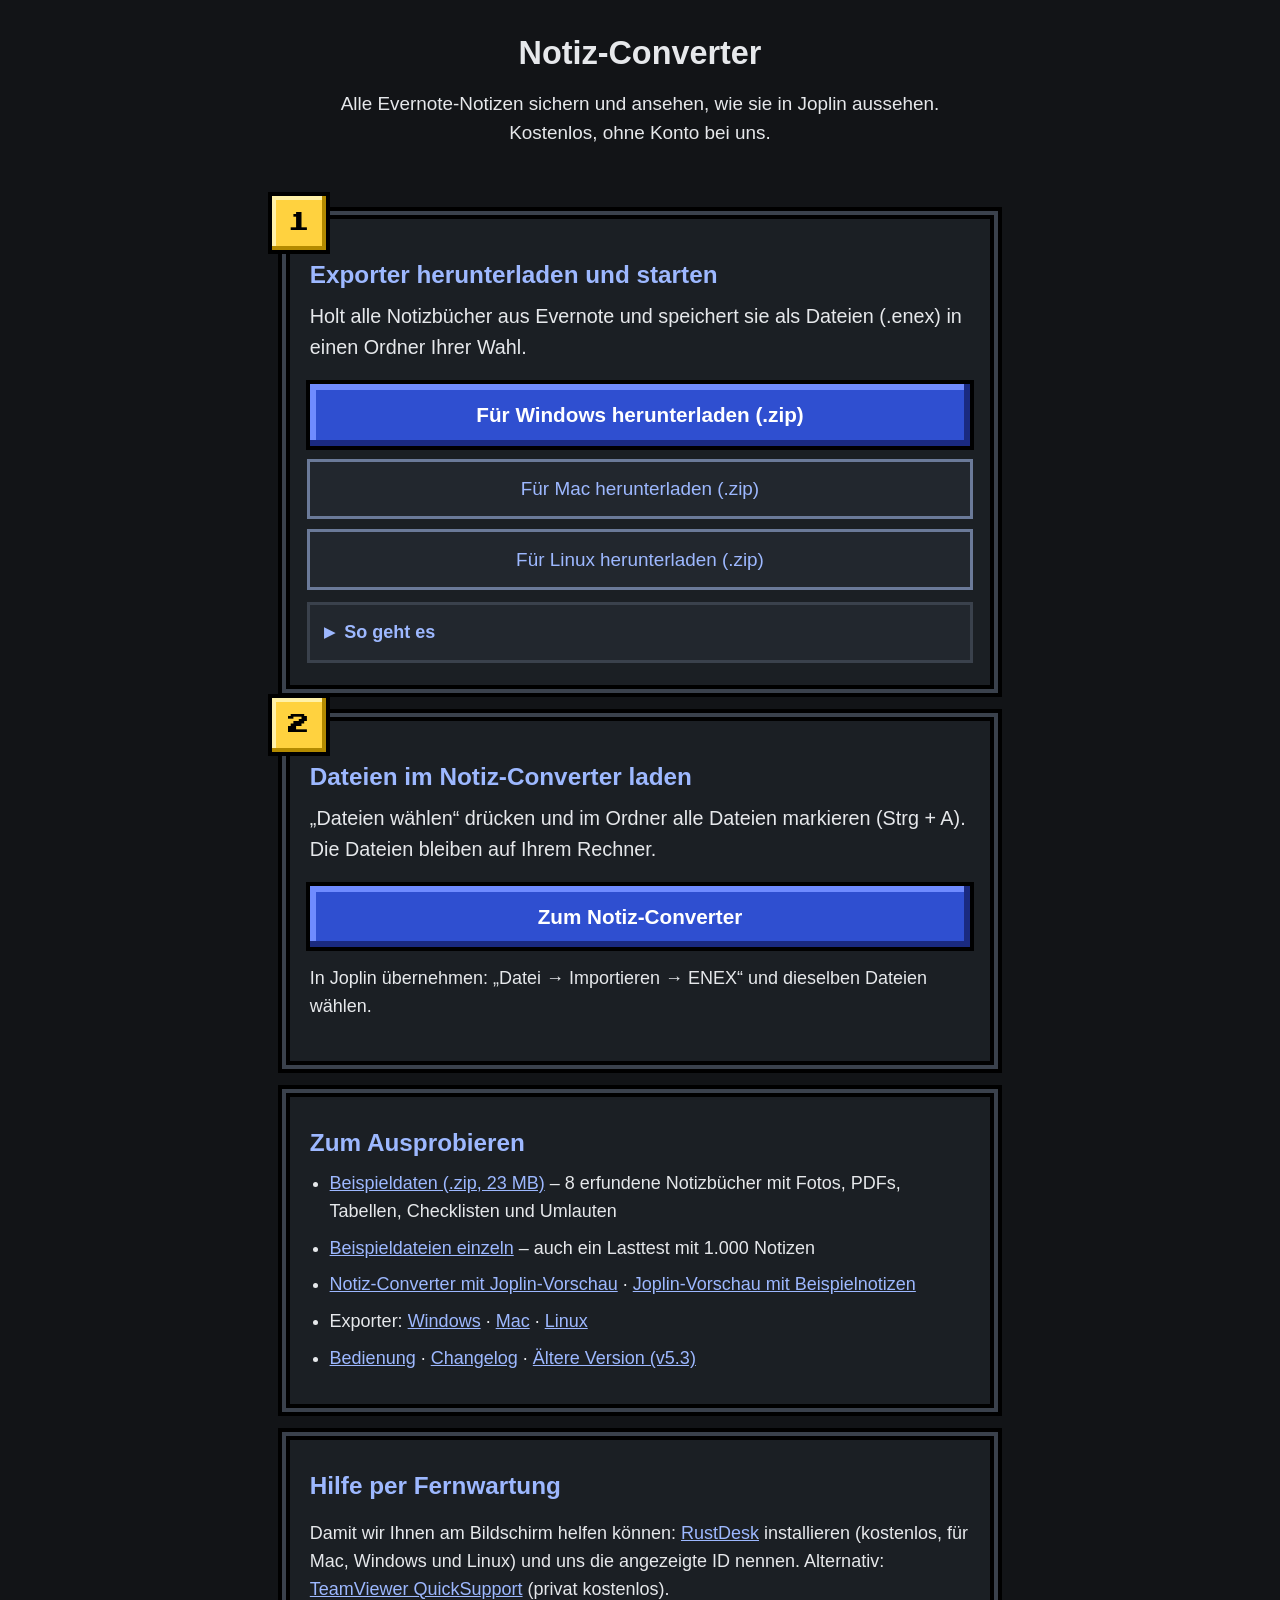
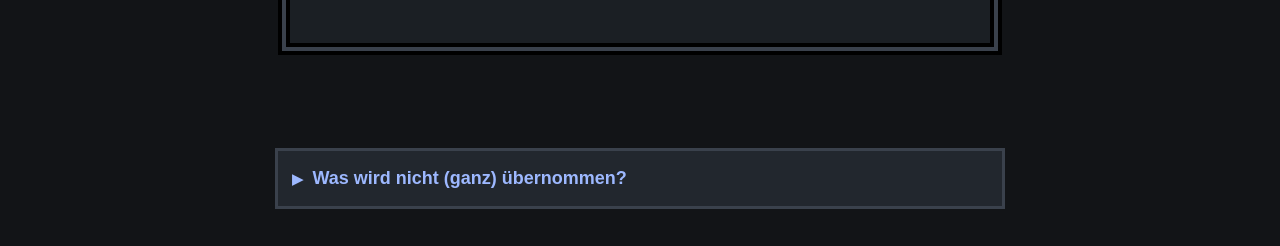
<file: index.html>
<!doctype html>
<html lang="de">
<head>
<meta charset="utf-8">
<meta name="viewport" content="width=device-width, initial-scale=1">
<meta name="robots" content="noindex">
<meta http-equiv="Content-Security-Policy" content="default-src 'self'; img-src 'self' data:; style-src 'self'; script-src 'self'; connect-src 'none'; form-action 'none'">
<title>Notiz-Converter – Evernote nach Joplin</title>
<meta name="application-name" content="Notiz-Converter">
<meta name="color-scheme" content="dark">
<link rel="stylesheet" href="app.css">
</head>
<body>
<header>
  <h1 class="logo">Notiz-<wbr>Converter</h1>
  <p class="sub">Alle Evernote-Notizen sichern und ansehen, wie sie in Joplin aussehen.<br>Kostenlos, ohne Konto bei uns.</p>
</header>
<main>
<section class="step" id="s1">
  <div class="num" aria-hidden="true">1</div>
  <h2>Exporter herunterladen und starten</h2>
  <p class="lead">Holt alle Notizbücher aus Evernote und speichert sie als Dateien (.enex) in einen Ordner Ihrer Wahl.</p>
  <a class="big" href="download/Evernote-Exporter-Windows.zip" download>Für Windows herunterladen (.zip)</a>
  <a class="second" href="download/Evernote-Exporter-Mac.zip" download>Für Mac herunterladen (.zip)</a>
  <a class="second" href="download/Evernote-Exporter-Linux.zip" download>Für Linux herunterladen (.zip)</a>
  <details><summary>So geht es</summary>
    <ol>
      <li>Zip-Datei entpacken. Python 3.10 oder neuer muss installiert sein (kostenlos, python.org).</li>
      <li>Windows: Doppelklick auf „Evernote-Exporter starten.cmd“. Mac: Doppelklick auf „Evernote-Exporter starten.command“ – beim allerersten Mal rechte Maustaste → „Öffnen“ → „Öffnen“. Linux: im Terminal <code>./evernote-exporter.sh</code>.</li>
      <li>Ordner wählen – Enter nimmt den Vorschlag „Evernote-Export“.</li>
      <li>Ist das Evernote-Programm (Windows/Mac) angemeldet, wird diese Anmeldung übernommen. Sonst auf der offiziellen Evernote-Seite anmelden (E-Mail und Passwort, Google oder Apple). Dann mit der rechten Maustaste auf „Return to Evernote“ → „Link kopieren“ → im Fenster einfügen.</li>
      <li>Warten. Macht Evernote eine Pause, geht es von selbst weiter. Am Ende öffnet sich der Ordner.</li>
    </ol>
    <p>Ihr Passwort wird nie gespeichert. Beim nächsten Start werden nur neue Notizen geholt.</p>
  </details>
</section>
<section class="step" id="s2">
  <div class="num" aria-hidden="true">2</div>
  <h2>Dateien im Notiz-Converter laden</h2>
  <p class="lead">„Dateien wählen“ drücken und im Ordner alle Dateien markieren (Strg + A). Die Dateien bleiben auf Ihrem Rechner.</p>
  <a class="big" href="dashboard/">Zum Notiz-Converter</a>
  <p>In Joplin übernehmen: „Datei → Importieren → ENEX“ und dieselben Dateien wählen.</p>
</section>
<section class="step extra" id="ausprobieren">
  <h2>Zum Ausprobieren</h2>
  <ul class="links">
    <li><a href="download/Beispieldaten.zip" download>Beispieldaten (.zip, 23 MB)</a> – 8 erfundene Notizbücher mit Fotos, PDFs, Tabellen, Checklisten und Umlauten</li>
    <li><a href="beispiel-export/">Beispieldateien einzeln</a> – auch ein Lasttest mit 1.000 Notizen</li>
    <li><a href="dashboard/">Notiz-Converter mit Joplin-Vorschau</a> · <a href="joplin-vorschau/">Joplin-Vorschau mit Beispielnotizen</a></li>
    <li>Exporter: <a href="download/Evernote-Exporter-Windows.zip" download>Windows</a> · <a href="download/Evernote-Exporter-Mac.zip" download>Mac</a> · <a href="download/Evernote-Exporter-Linux.zip" download>Linux</a></li>
    <li><a href="https://github.com/zwozwoeins/evernote-backup-demo/blob/main/wiki/Bedienung.md">Bedienung</a> · <a href="https://github.com/zwozwoeins/evernote-backup-demo/blob/main/wiki/Changelog.md">Changelog</a> · <a href="v5/">Ältere Version (v5.3)</a></li>
  </ul>
</section>
<section class="step extra" id="fernwartung">
  <h2>Hilfe per Fernwartung</h2>
  <p>Damit wir Ihnen am Bildschirm helfen können: <a href="https://rustdesk.com/">RustDesk</a> installieren (kostenlos, für Mac, Windows und Linux) und uns die angezeigte ID nennen. Alternativ: <a href="https://www.teamviewer.com/de/download/">TeamViewer QuickSupport</a> (privat kostenlos).</p>
</section>
</main>
<footer>
  <details><summary>Was wird nicht (ganz) übernommen?</summary>
    <ul>
      <li><b>Bilder und Anhänge</b> kommen mit.</li>
      <li><b>Schlagwörter</b> bleiben erhalten.</li>
      <li><b>Nicht übernommen:</b> Text mit Passwortschutz, Erinnerungen, ältere Fassungen einer Notiz.</li>
    </ul>
  </details>
</footer>
</body>
</html>
</file>
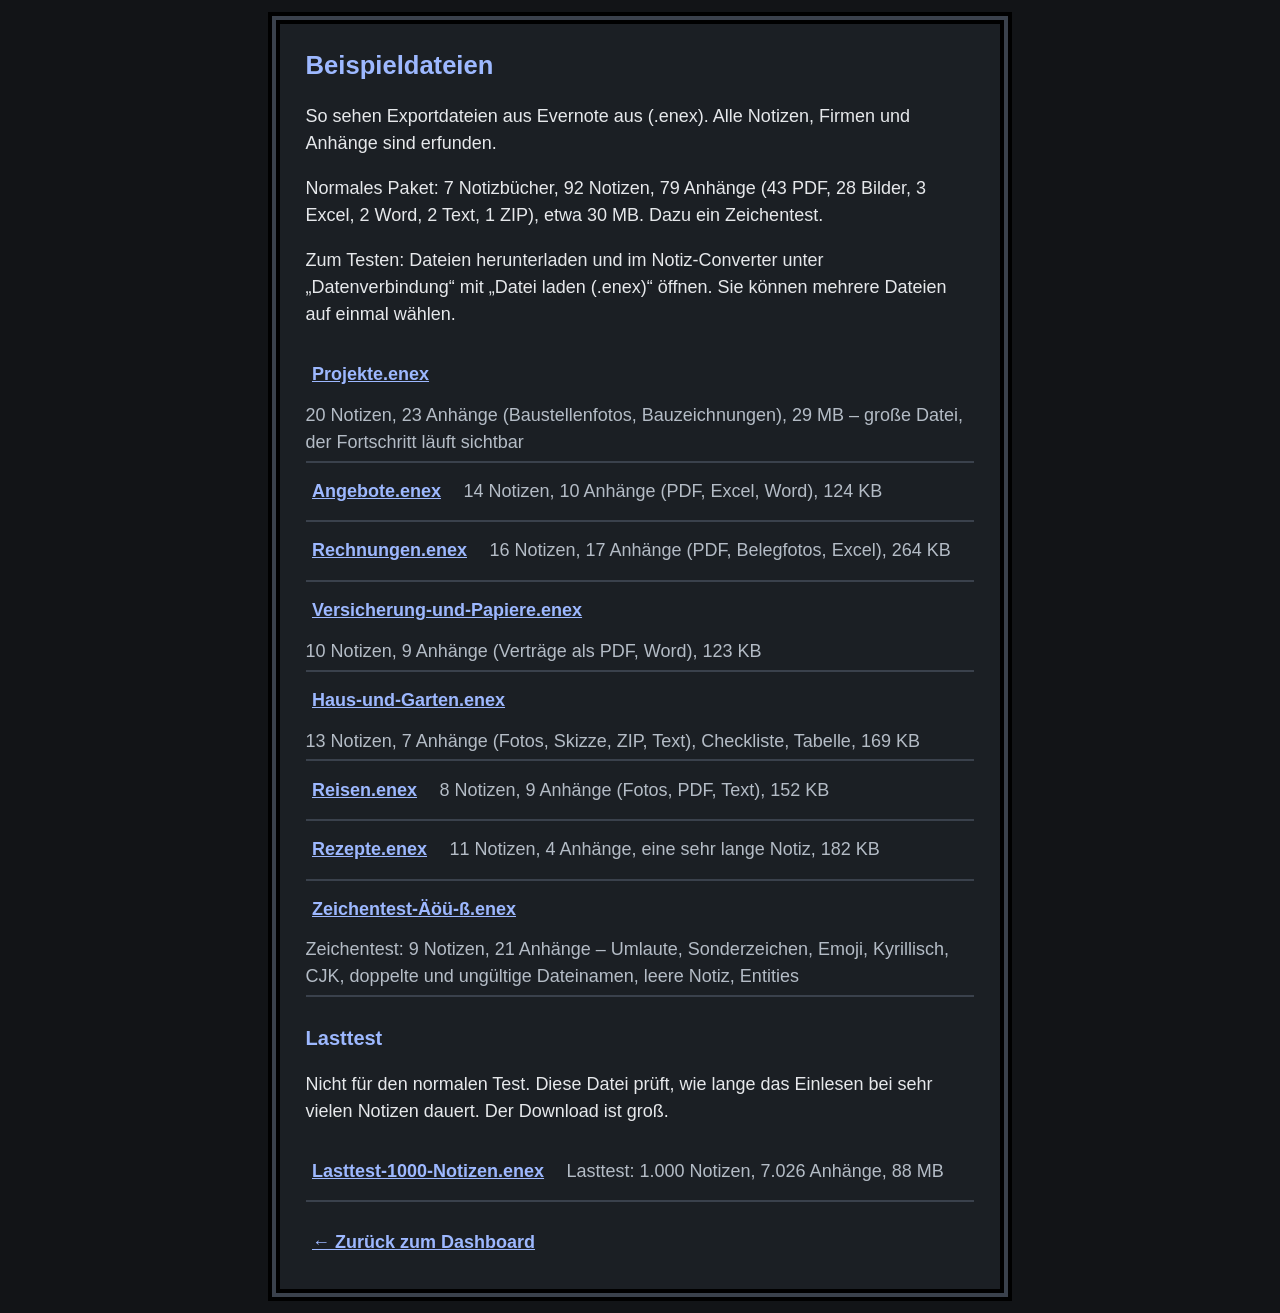
<file: beispiel-export/index.html>
<!doctype html>
<html lang="de">
<head>
<meta charset="utf-8">
<meta name="color-scheme" content="dark">
<meta name="viewport" content="width=device-width, initial-scale=1">
<meta name="robots" content="noindex">
<meta http-equiv="Content-Security-Policy" content="default-src 'self'; style-src 'self'; script-src 'none'; form-action 'none'">
<title>Beispieldateien – Notiz-Converter</title>
<link rel="stylesheet" href="beispiel.css">
</head>
<body>
<main>
  <h1>Beispieldateien</h1>
  <p>So sehen Exportdateien aus Evernote aus (.enex). Alle Notizen, Firmen und Anhänge sind erfunden.</p>
  <p>Normales Paket: 7 Notizbücher, 92 Notizen, 79 Anhänge (43 PDF, 28 Bilder, 3 Excel, 2 Word, 2 Text, 1 ZIP), etwa 30 MB. Dazu ein Zeichentest.</p>
  <p>Zum Testen: Dateien herunterladen und im Notiz-Converter unter „Datenverbindung“ mit „Datei laden (.enex)“ öffnen. Sie können mehrere Dateien auf einmal wählen.</p>
  <ul class="files">
    <li><a href="Projekte.enex" download>Projekte.enex</a> <span>20 Notizen, 23 Anhänge (Baustellenfotos, Bauzeichnungen), 29 MB – große Datei, der Fortschritt läuft sichtbar</span></li>
    <li><a href="Angebote.enex" download>Angebote.enex</a> <span>14 Notizen, 10 Anhänge (PDF, Excel, Word), 124 KB</span></li>
    <li><a href="Rechnungen.enex" download>Rechnungen.enex</a> <span>16 Notizen, 17 Anhänge (PDF, Belegfotos, Excel), 264 KB</span></li>
    <li><a href="Versicherung-und-Papiere.enex" download>Versicherung-und-Papiere.enex</a> <span>10 Notizen, 9 Anhänge (Verträge als PDF, Word), 123 KB</span></li>
    <li><a href="Haus-und-Garten.enex" download>Haus-und-Garten.enex</a> <span>13 Notizen, 7 Anhänge (Fotos, Skizze, ZIP, Text), Checkliste, Tabelle, 169 KB</span></li>
    <li><a href="Reisen.enex" download>Reisen.enex</a> <span>8 Notizen, 9 Anhänge (Fotos, PDF, Text), 152 KB</span></li>
    <li><a href="Rezepte.enex" download>Rezepte.enex</a> <span>11 Notizen, 4 Anhänge, eine sehr lange Notiz, 182 KB</span></li>
    <li><a href="Zeichentest-%C3%84%C3%B6%C3%BC-%C3%9F.enex" download>Zeichentest-Äöü-ß.enex</a> <span>Zeichentest: 9 Notizen, 21 Anhänge – Umlaute, Sonderzeichen, Emoji, Kyrillisch, CJK, doppelte und ungültige Dateinamen, leere Notiz, Entities</span></li>
  </ul>
  <h2>Lasttest</h2>
  <p>Nicht für den normalen Test. Diese Datei prüft, wie lange das Einlesen bei sehr vielen Notizen dauert. Der Download ist groß.</p>
  <ul class="files">
    <li><a href="Lasttest-1000-Notizen.enex" download>Lasttest-1000-Notizen.enex</a> <span>Lasttest: 1.000 Notizen, 7.026 Anhänge, 88 MB</span></li>
  </ul>
  <a class="back" href="../dashboard/">← Zurück zum Dashboard</a>
</main>
</body>
</html>
</file>
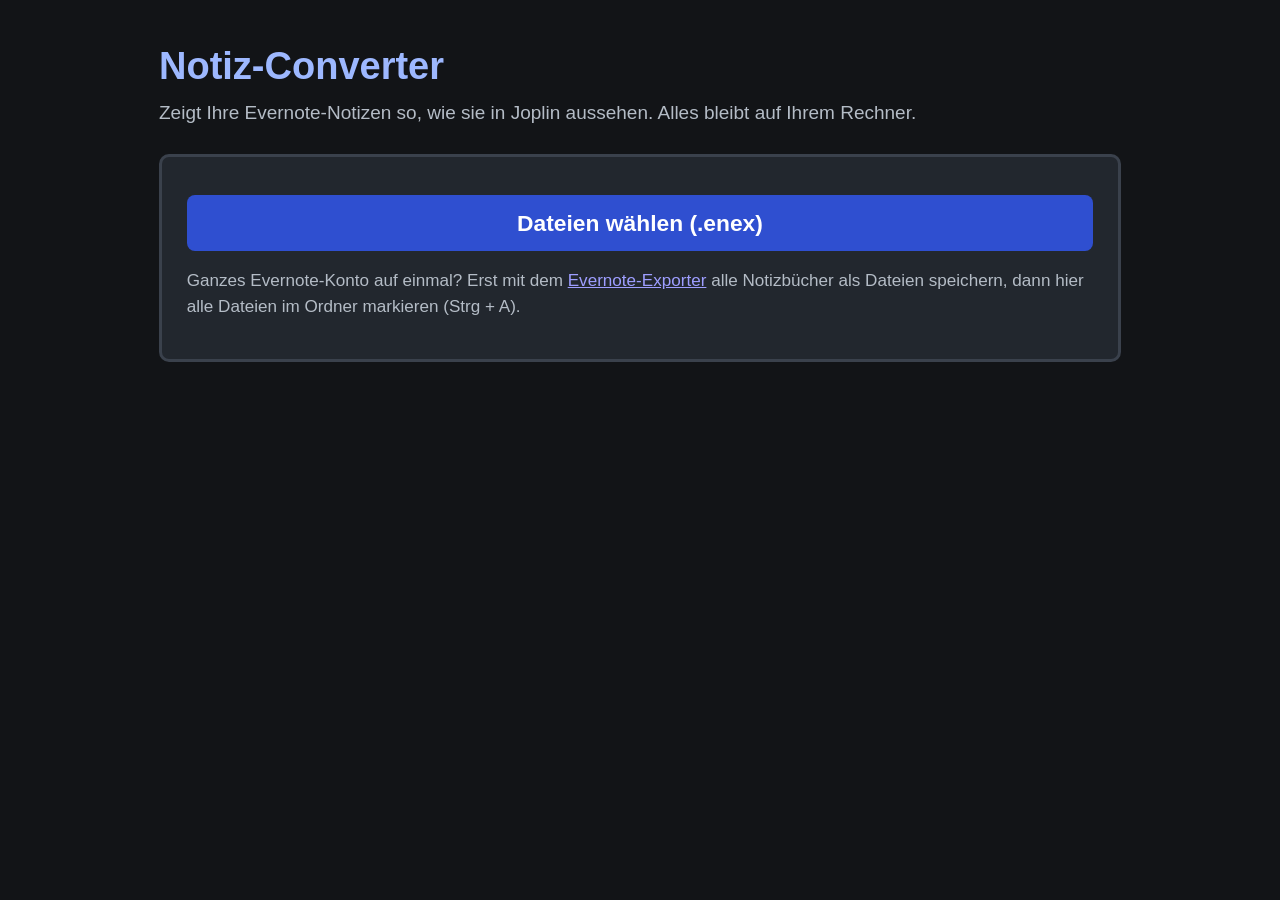
<file: dashboard/index.html>
<!doctype html>
<html lang="de">
<head>
<meta charset="utf-8">
<meta name="color-scheme" content="dark">
<meta name="viewport" content="width=device-width, initial-scale=1">
<meta name="robots" content="noindex">
<meta name="referrer" content="no-referrer">
<meta http-equiv="Content-Security-Policy" content="default-src 'self'; img-src 'self' data:; style-src 'self'; script-src 'self'; connect-src 'self' http://127.0.0.1:* http://localhost:*; form-action 'none'">
<title>Notiz-Converter</title>
<link rel="manifest" href="manifest.webmanifest">
<link rel="icon" href="icon.svg" type="image/svg+xml">
<link rel="stylesheet" href="converter.css">
</head>
<body>
<main id="main">
  <h1>Notiz-Converter</h1>
  <p class="lead">Zeigt Ihre Evernote-Notizen so, wie sie in Joplin aussehen. Alles bleibt auf Ihrem Rechner.</p>

  <section id="s-start" class="card">
    <button class="btn-primary" id="pick-btn">Dateien wählen (.enex)</button>
    <p class="small">Ganzes Evernote-Konto auf einmal? Erst mit dem <a href="../#s1">Evernote-Exporter</a> alle Notizbücher als Dateien speichern, dann hier alle Dateien im Ordner markieren (Strg + A).</p>
  </section>

  <section id="s-run" class="card" hidden>
    <h2 id="run-title">Notizen werden geladen …</h2>
    <div class="bar" id="bar" role="progressbar" aria-valuemin="0" aria-valuemax="100" aria-valuenow="0"><i class="bar-fill"></i></div>
    <p class="bar-text" id="run-text" aria-live="polite"></p>
  </section>

  <section id="s-error" class="card card-error" role="alert" hidden>
    <p class="err-text" id="err-text"></p>
    <ol id="err-help"></ol>
    <button class="btn-primary" id="err-btn">Dateien wählen (.enex)</button>
  </section>

  <section id="s-done" class="card card-ok" hidden>
    <p class="ok-text" id="done-text"></p>
    <p class="small">In Joplin übernehmen: Joplin öffnen → „Datei → Importieren → ENEX“ → dieselben Dateien wählen (beim Exporter: alle Dateien im Ordner „Evernote-Export“).</p>
    <button class="btn-secondary" id="more-btn">Weitere Dateien dazuladen</button>
  </section>

  <iframe id="joplin-frame" class="frame" title="Joplin-Vorschau" hidden></iframe>
  <input type="file" id="enex-file" accept=".enex" multiple hidden>
</main>
<script src="md5.js"></script>
<script src="notiz-core.js"></script>
<script src="enex-import.js"></script>
<script src="converter.js"></script>
</body>
</html>
</file>
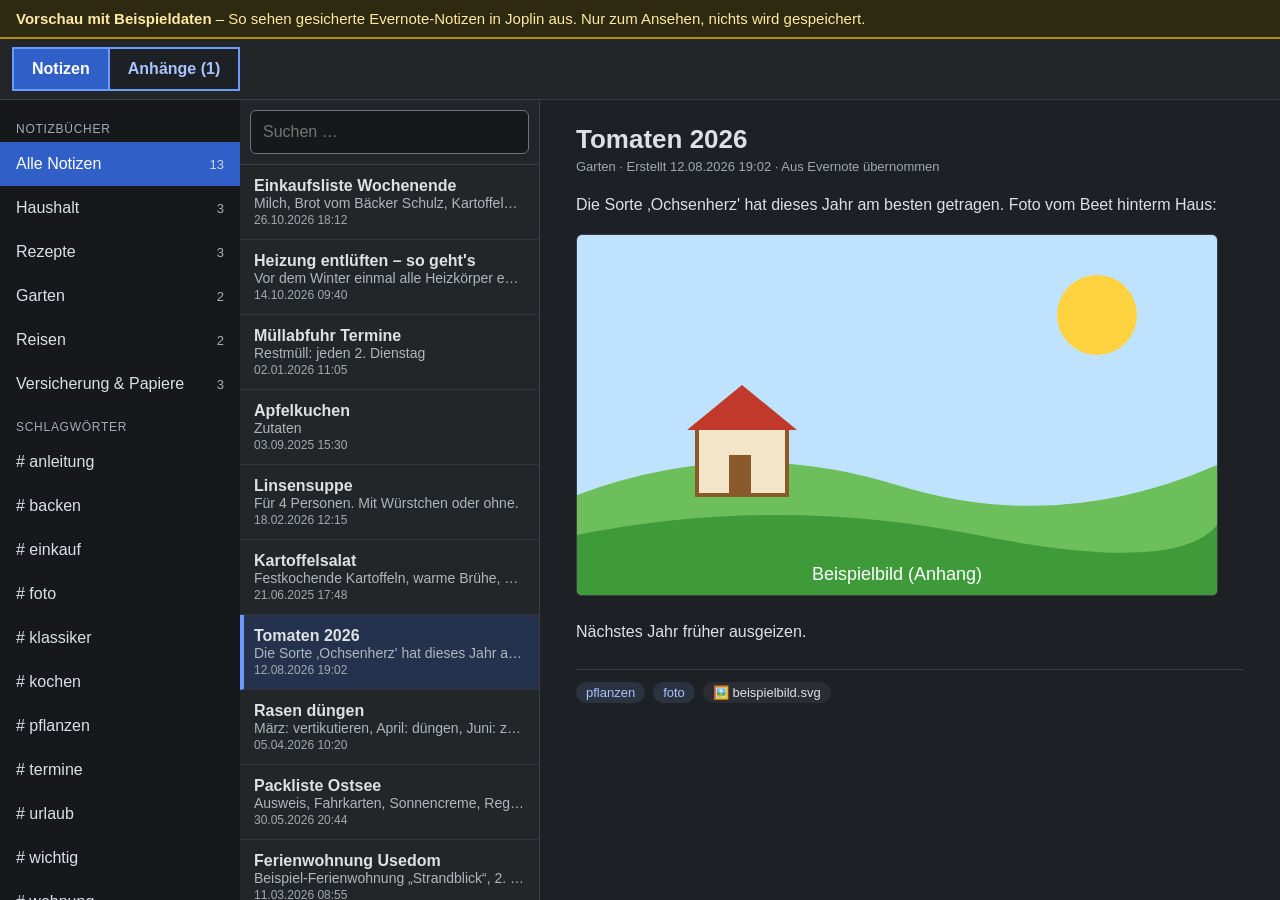
<file: joplin-vorschau/index.html>
<!doctype html>
<html lang="de">
<head>
<meta charset="utf-8">
<meta name="color-scheme" content="dark">
<meta name="viewport" content="width=device-width, initial-scale=1">
<meta name="robots" content="noindex">
<meta http-equiv="Content-Security-Policy" content="default-src 'self'; img-src 'self' data: blob:; frame-src blob:; object-src 'none'; style-src 'self'; script-src 'self'; connect-src 'none'; form-action 'none'; frame-ancestors 'self'">
<title>Joplin-Vorschau – Notiz-Converter</title>
<link rel="stylesheet" href="vorschau.css">
</head>
<body>
<div class="banner" role="note"><strong>Vorschau mit Beispieldaten</strong> – So sehen gesicherte Evernote-Notizen in Joplin aus. Nur zum Ansehen, nichts wird gespeichert.</div>
<div class="umschalter" role="group" aria-label="Ansicht">
  <button id="modus-notizen" aria-pressed="true">Notizen</button>
  <button id="modus-anhaenge" aria-pressed="false">Anhänge</button>
</div>
<div class="app">
  <nav class="sidebar" aria-label="Notizbücher">
    <div class="side-head">Notizbücher</div>
    <ul id="notebooks"></ul>
    <div class="side-head">Schlagwörter</div>
    <ul id="tags" class="tags-side"></ul>
  </nav>
  <section class="list" aria-label="Notizliste">
    <div class="list-head"><input id="search" type="search" placeholder="Suchen …" aria-label="Notizen durchsuchen"></div>
    <ul id="notes"></ul>
  </section>
  <main class="note" id="note" aria-live="polite"></main>
  <section class="anh" id="anh" aria-labelledby="anh-titel" hidden>
    <h2 class="anh-titel" id="anh-titel">Notizanhänge</h2>
    <p class="anh-zahl" id="anh-zahl"></p>
    <div class="anh-kopf">
      <div class="filter" role="group" aria-label="Art der Anhänge">
        <button data-filter="alle" aria-pressed="true">Alle</button>
        <button data-filter="pdf" aria-pressed="false">PDF</button>
        <button data-filter="bild" aria-pressed="false">Bilder</button>
        <button data-filter="sonstige" aria-pressed="false">Sonstige</button>
      </div>
      <input id="anh-suche" type="search" placeholder="Anhänge suchen …" aria-label="Anhänge durchsuchen">
    </div>
    <table class="anh-tabelle">
      <thead><tr>
        <th scope="col" data-sort="name" aria-sort="ascending"><button data-sort="name">Name</button></th>
        <th scope="col" data-sort="mime" aria-sort="none"><button data-sort="mime">Typ</button></th>
        <th scope="col" data-sort="size" aria-sort="none"><button data-sort="size">Größe</button></th>
        <th scope="col" data-sort="notiz" aria-sort="none"><button data-sort="notiz">Notiz</button></th>
        <th scope="col"><span class="sr">Aktionen</span></th>
      </tr></thead>
      <tbody id="anh-liste"></tbody>
    </table>
    <p class="anh-leer" id="anh-leer" hidden></p>
  </section>
</div>
<script src="daten.js"></script>
<script src="vorschau.js"></script>
</body>
</html>
</file>
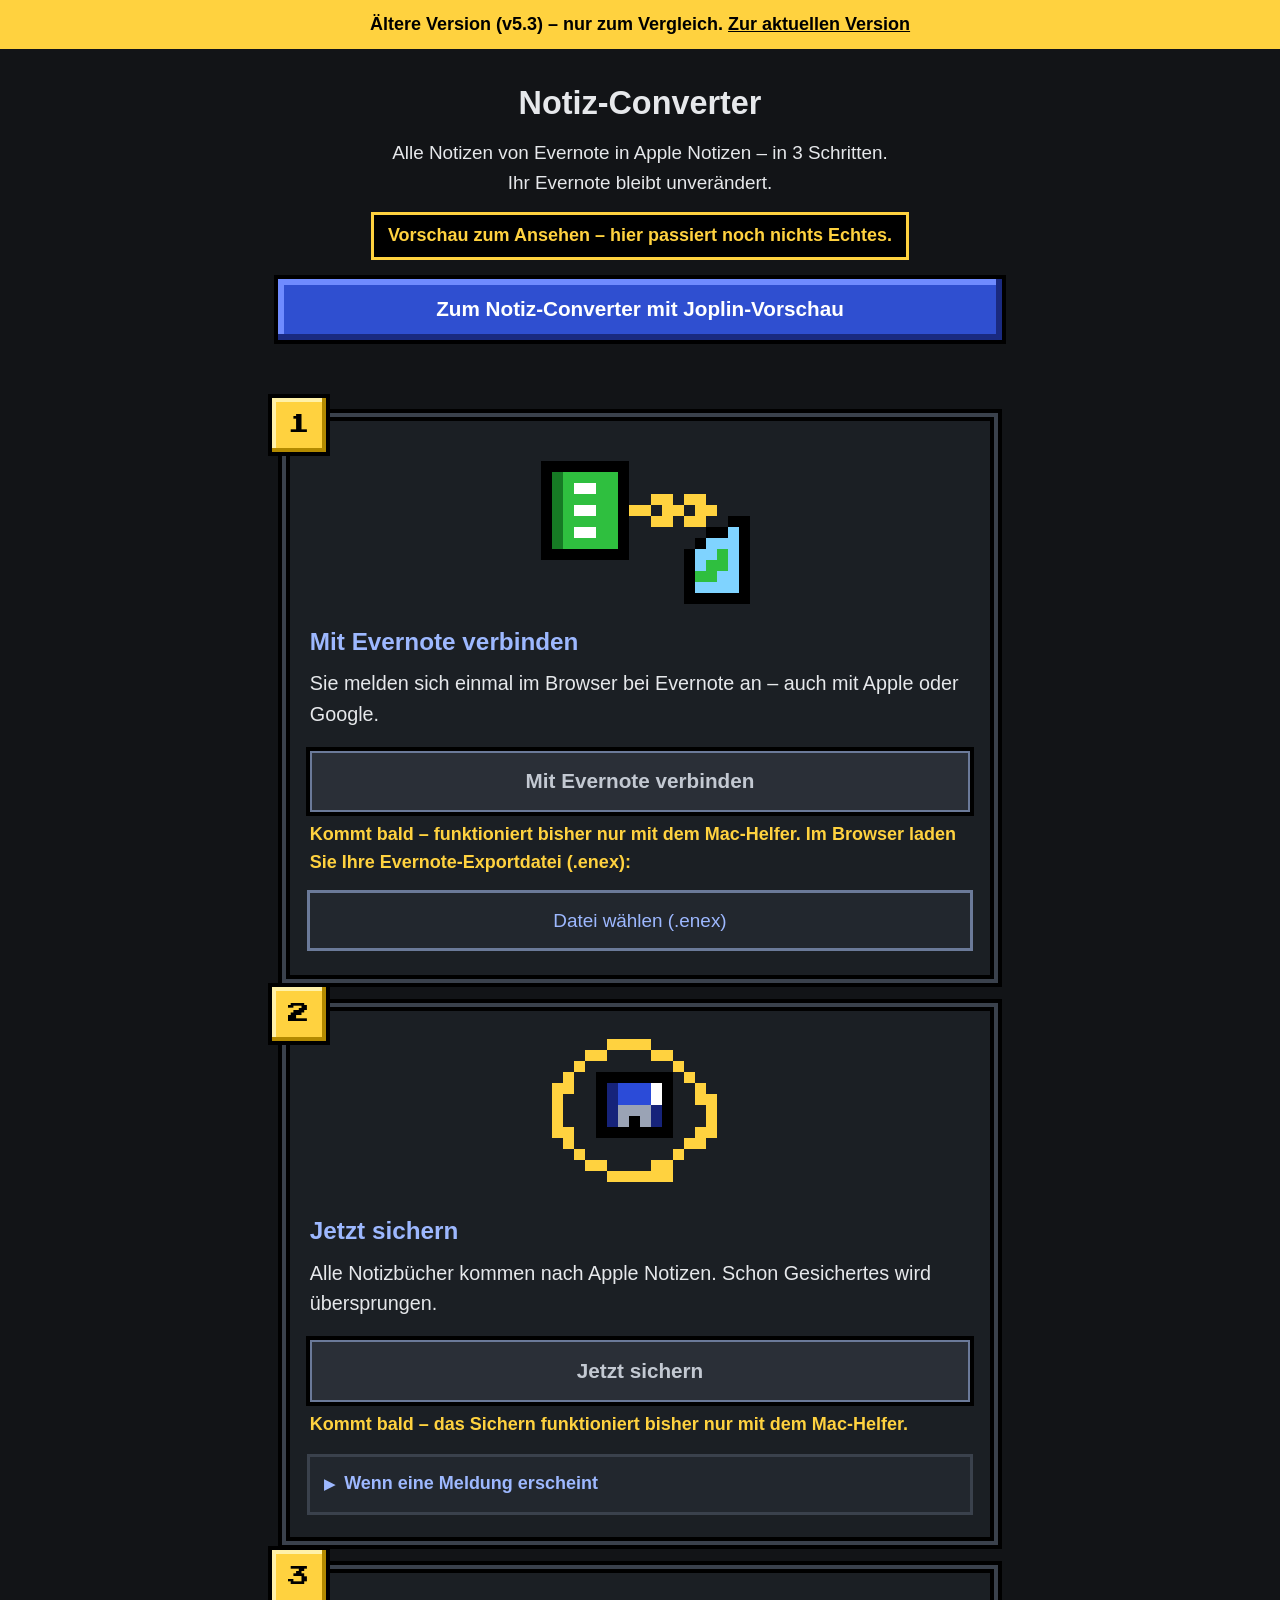
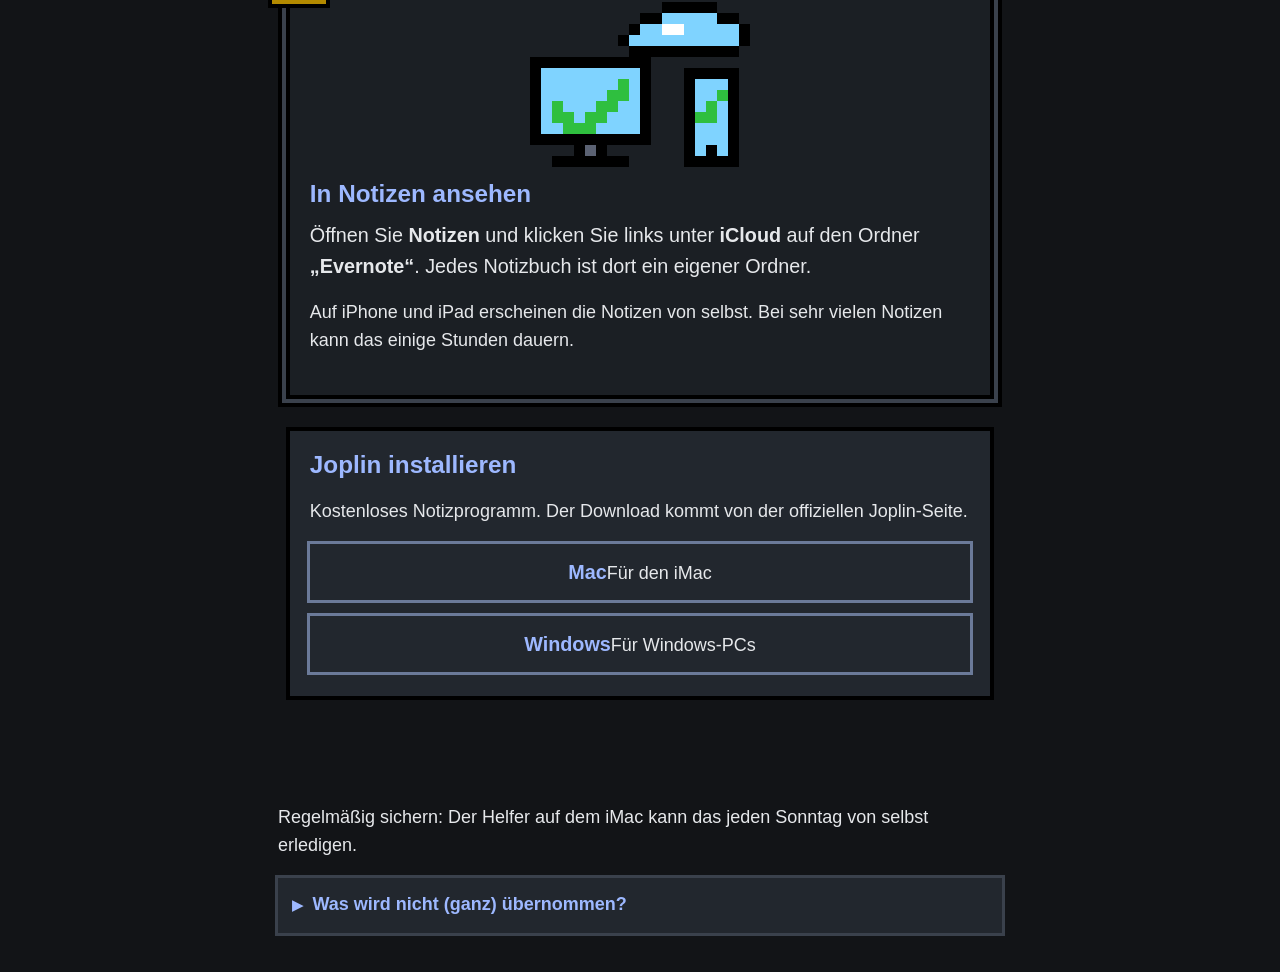
<file: v5/index.html>
<!doctype html>
<html lang="de">
<head>
<meta charset="utf-8">
<meta name="viewport" content="width=device-width, initial-scale=1">
<meta name="robots" content="noindex">
<meta http-equiv="Content-Security-Policy" content="default-src 'self'; img-src 'self' data:; style-src 'self'; script-src 'self'; connect-src 'none'; form-action 'none'">
<title>Ältere Version – Notiz-Converter – Evernote nach Joplin oder Apple Notizen</title>
<meta name="application-name" content="Notiz-Converter">
<meta name="color-scheme" content="dark">
<link rel="stylesheet" href="app.css">
</head>
<body>
<p class="v5-note">Ältere Version (v5.3) – nur zum Vergleich. <a href="/evernote-backup-demo/">Zur aktuellen Version</a></p>
<header>
  <h1 class="logo">Notiz-<wbr>Converter</h1>
  <p class="sub">Alle Notizen von Evernote in Apple Notizen – in 3 Schritten.<br>Ihr Evernote bleibt unverändert.</p>
  <p class="preview">Vorschau zum Ansehen – hier passiert noch nichts Echtes.</p>
  <a class="big" href="dashboard/">Zum Notiz-Converter mit Joplin-Vorschau</a>
</header>
<main>
<section class="step" id="s1">
  <div class="num" aria-hidden="true">1</div>
  <svg class="pic" viewBox="0 0 20 15" shape-rendering="crispEdges" aria-hidden="true"><rect x="1" y="1" width="8" height="1" fill="#000"/><rect x="1" y="2" width="1" height="1" fill="#000"/><rect x="2" y="2" width="1" height="1" fill="#167a24"/><rect x="3" y="2" width="5" height="1" fill="#2fbf3f"/><rect x="8" y="2" width="1" height="1" fill="#000"/><rect x="1" y="3" width="1" height="1" fill="#000"/><rect x="2" y="3" width="1" height="1" fill="#167a24"/><rect x="3" y="3" width="1" height="1" fill="#2fbf3f"/><rect x="4" y="3" width="2" height="1" fill="#fff"/><rect x="6" y="3" width="2" height="1" fill="#2fbf3f"/><rect x="8" y="3" width="1" height="1" fill="#000"/><rect x="1" y="4" width="1" height="1" fill="#000"/><rect x="2" y="4" width="1" height="1" fill="#167a24"/><rect x="3" y="4" width="5" height="1" fill="#2fbf3f"/><rect x="8" y="4" width="1" height="1" fill="#000"/><rect x="11" y="4" width="2" height="1" fill="#ffd23f"/><rect x="14" y="4" width="2" height="1" fill="#ffd23f"/><rect x="1" y="5" width="1" height="1" fill="#000"/><rect x="2" y="5" width="1" height="1" fill="#167a24"/><rect x="3" y="5" width="1" height="1" fill="#2fbf3f"/><rect x="4" y="5" width="2" height="1" fill="#fff"/><rect x="6" y="5" width="2" height="1" fill="#2fbf3f"/><rect x="8" y="5" width="1" height="1" fill="#000"/><rect x="9" y="5" width="2" height="1" fill="#ffd23f"/><rect x="12" y="5" width="2" height="1" fill="#ffd23f"/><rect x="15" y="5" width="2" height="1" fill="#ffd23f"/><rect x="1" y="6" width="1" height="1" fill="#000"/><rect x="2" y="6" width="1" height="1" fill="#167a24"/><rect x="3" y="6" width="5" height="1" fill="#2fbf3f"/><rect x="8" y="6" width="1" height="1" fill="#000"/><rect x="11" y="6" width="2" height="1" fill="#ffd23f"/><rect x="14" y="6" width="2" height="1" fill="#ffd23f"/><rect x="18" y="6" width="2" height="1" fill="#000"/><rect x="1" y="7" width="1" height="1" fill="#000"/><rect x="2" y="7" width="1" height="1" fill="#167a24"/><rect x="3" y="7" width="1" height="1" fill="#2fbf3f"/><rect x="4" y="7" width="2" height="1" fill="#fff"/><rect x="6" y="7" width="2" height="1" fill="#2fbf3f"/><rect x="8" y="7" width="1" height="1" fill="#000"/><rect x="16" y="7" width="2" height="1" fill="#000"/><rect x="18" y="7" width="1" height="1" fill="#7fd3ff"/><rect x="19" y="7" width="1" height="1" fill="#000"/><rect x="1" y="8" width="1" height="1" fill="#000"/><rect x="2" y="8" width="1" height="1" fill="#167a24"/><rect x="3" y="8" width="5" height="1" fill="#2fbf3f"/><rect x="8" y="8" width="1" height="1" fill="#000"/><rect x="15" y="8" width="1" height="1" fill="#000"/><rect x="16" y="8" width="3" height="1" fill="#7fd3ff"/><rect x="19" y="8" width="1" height="1" fill="#000"/><rect x="1" y="9" width="8" height="1" fill="#000"/><rect x="14" y="9" width="1" height="1" fill="#000"/><rect x="15" y="9" width="2" height="1" fill="#7fd3ff"/><rect x="17" y="9" width="1" height="1" fill="#2fbf3f"/><rect x="18" y="9" width="1" height="1" fill="#7fd3ff"/><rect x="19" y="9" width="1" height="1" fill="#000"/><rect x="14" y="10" width="1" height="1" fill="#000"/><rect x="15" y="10" width="1" height="1" fill="#7fd3ff"/><rect x="16" y="10" width="2" height="1" fill="#2fbf3f"/><rect x="18" y="10" width="1" height="1" fill="#7fd3ff"/><rect x="19" y="10" width="1" height="1" fill="#000"/><rect x="14" y="11" width="1" height="1" fill="#000"/><rect x="15" y="11" width="2" height="1" fill="#2fbf3f"/><rect x="17" y="11" width="2" height="1" fill="#7fd3ff"/><rect x="19" y="11" width="1" height="1" fill="#000"/><rect x="14" y="12" width="1" height="1" fill="#000"/><rect x="15" y="12" width="4" height="1" fill="#7fd3ff"/><rect x="19" y="12" width="1" height="1" fill="#000"/><rect x="14" y="13" width="6" height="1" fill="#000"/></svg>
  <h2>Mit Evernote verbinden</h2>
  <p class="lead">Sie melden sich einmal im Browser bei Evernote an – auch mit Apple oder Google.</p>
  <button class="big" id="c-btn" disabled aria-disabled="true" aria-describedby="c-soon">Mit Evernote verbinden</button>
  <p class="soon" id="c-soon">Kommt bald – funktioniert bisher nur mit dem Mac-Helfer. Im Browser laden Sie Ihre Evernote-Exportdatei (.enex):</p>
  <a class="second" href="dashboard/">Datei wählen (.enex)</a>
</section>
<section class="step" id="s2">
  <div class="num" aria-hidden="true">2</div>
  <svg class="pic" viewBox="0 0 20 15" shape-rendering="crispEdges" aria-hidden="true"><rect x="7" y="0" width="4" height="1" fill="#ffd23f"/><rect x="5" y="1" width="2" height="1" fill="#ffd23f"/><rect x="11" y="1" width="2" height="1" fill="#ffd23f"/><rect x="4" y="2" width="1" height="1" fill="#ffd23f"/><rect x="13" y="2" width="1" height="1" fill="#ffd23f"/><rect x="3" y="3" width="1" height="1" fill="#ffd23f"/><rect x="6" y="3" width="7" height="1" fill="#000"/><rect x="14" y="3" width="1" height="1" fill="#ffd23f"/><rect x="2" y="4" width="2" height="1" fill="#ffd23f"/><rect x="6" y="4" width="1" height="1" fill="#000"/><rect x="7" y="4" width="1" height="1" fill="#16237a"/><rect x="8" y="4" width="3" height="1" fill="#2b4bd8"/><rect x="11" y="4" width="1" height="1" fill="#fff"/><rect x="12" y="4" width="1" height="1" fill="#000"/><rect x="15" y="4" width="1" height="1" fill="#ffd23f"/><rect x="2" y="5" width="1" height="1" fill="#ffd23f"/><rect x="6" y="5" width="1" height="1" fill="#000"/><rect x="7" y="5" width="1" height="1" fill="#16237a"/><rect x="8" y="5" width="3" height="1" fill="#2b4bd8"/><rect x="11" y="5" width="1" height="1" fill="#fff"/><rect x="12" y="5" width="1" height="1" fill="#000"/><rect x="15" y="5" width="2" height="1" fill="#ffd23f"/><rect x="2" y="6" width="1" height="1" fill="#ffd23f"/><rect x="6" y="6" width="1" height="1" fill="#000"/><rect x="7" y="6" width="1" height="1" fill="#16237a"/><rect x="8" y="6" width="3" height="1" fill="#9aa3b5"/><rect x="11" y="6" width="1" height="1" fill="#16237a"/><rect x="12" y="6" width="1" height="1" fill="#000"/><rect x="16" y="6" width="1" height="1" fill="#ffd23f"/><rect x="2" y="7" width="1" height="1" fill="#ffd23f"/><rect x="6" y="7" width="1" height="1" fill="#000"/><rect x="7" y="7" width="1" height="1" fill="#16237a"/><rect x="8" y="7" width="1" height="1" fill="#9aa3b5"/><rect x="9" y="7" width="1" height="1" fill="#000"/><rect x="10" y="7" width="1" height="1" fill="#9aa3b5"/><rect x="11" y="7" width="1" height="1" fill="#16237a"/><rect x="12" y="7" width="1" height="1" fill="#000"/><rect x="16" y="7" width="1" height="1" fill="#ffd23f"/><rect x="2" y="8" width="2" height="1" fill="#ffd23f"/><rect x="6" y="8" width="7" height="1" fill="#000"/><rect x="15" y="8" width="2" height="1" fill="#ffd23f"/><rect x="3" y="9" width="1" height="1" fill="#ffd23f"/><rect x="14" y="9" width="2" height="1" fill="#ffd23f"/><rect x="4" y="10" width="1" height="1" fill="#ffd23f"/><rect x="13" y="10" width="1" height="1" fill="#ffd23f"/><rect x="5" y="11" width="2" height="1" fill="#ffd23f"/><rect x="11" y="11" width="2" height="1" fill="#ffd23f"/><rect x="7" y="12" width="6" height="1" fill="#ffd23f"/></svg>
  <h2>Jetzt sichern</h2>
  <p class="lead">Alle Notizbücher kommen nach Apple Notizen. Schon Gesichertes wird übersprungen.</p>
  <div id="b-run" hidden>
    <p id="b-state" class="state" aria-live="polite"></p>
    <p id="b-eta" class="eta"></p>
    <p class="keep">iMac anlassen, nicht zuklappen.</p>
    <div class="bar" id="b-bar" role="progressbar" aria-label="Fortschritt" aria-valuemin="0" aria-valuemax="100" aria-valuenow="0"><i id="b-fill"></i></div>
    <div class="logwrap">
      <p class="logtitle">Was gerade passiert</p>
      <ol class="log" id="log"></ol>
      <details class="tech"><summary>Technische Einzelheiten</summary><pre id="techlog"></pre></details>
    </div>
  </div>
  <div id="b-probe" class="card" hidden>
    <p><b>Probe fertig:</b> 2 Notizbücher mit 37 Notizen sind in Notizen. Bitte kurz prüfen.</p>
    <button class="big" id="b-probe-ok">Weiter</button>
  </div>
  <div id="b-done" class="card" hidden>
    <p class="done-title" id="b-done-text"></p>
    <div class="fail" id="b-fail" hidden>
      <p id="b-fail-text"></p>
      <button class="second" id="b-retry">Erneut versuchen</button>
    </div>
    <p>Falls etwas fehlt: einfach noch einmal „Jetzt sichern“ drücken.</p>
  </div>
  <button class="big" id="b-btn" disabled aria-describedby="b-why">Jetzt sichern</button>
  <p class="why soon" id="b-why">Kommt bald – das Sichern funktioniert bisher nur mit dem Mac-Helfer.</p>
  <button class="second" id="b-test" hidden>Erst mit 2 Notizbüchern ausprobieren</button>
  <button class="second" id="b-stop" hidden>Anhalten</button>
  <details><summary>Wenn eine Meldung erscheint</summary>
    <ul class="msgs">
      <li>„Keine Verbindung. Bitte später nochmal.“</li>
      <li>„Schon gesichert, wird übersprungen.“ – alles in Ordnung.</li>
      <li>„Kein Platz mehr in iCloud. Bitte Platz freimachen, dann „Weiter sichern“.“</li>
      <li>„Nicht bei Apple angemeldet. Bitte in den Einstellungen anmelden.“</li>
    </ul>
  </details>

</section>
<section class="step" id="s3">
  <div class="num" aria-hidden="true">3</div>
  <svg class="pic" viewBox="0 0 20 15" shape-rendering="crispEdges" aria-hidden="true"><rect x="12" y="0" width="5" height="1" fill="#000"/><rect x="10" y="1" width="2" height="1" fill="#000"/><rect x="12" y="1" width="5" height="1" fill="#7fd3ff"/><rect x="17" y="1" width="2" height="1" fill="#000"/><rect x="9" y="2" width="1" height="1" fill="#000"/><rect x="10" y="2" width="2" height="1" fill="#7fd3ff"/><rect x="12" y="2" width="2" height="1" fill="#fff"/><rect x="14" y="2" width="5" height="1" fill="#7fd3ff"/><rect x="19" y="2" width="1" height="1" fill="#000"/><rect x="8" y="3" width="1" height="1" fill="#000"/><rect x="9" y="3" width="10" height="1" fill="#7fd3ff"/><rect x="19" y="3" width="1" height="1" fill="#000"/><rect x="9" y="4" width="10" height="1" fill="#000"/><rect x="0" y="5" width="11" height="1" fill="#000"/><rect x="0" y="6" width="1" height="1" fill="#000"/><rect x="1" y="6" width="9" height="1" fill="#7fd3ff"/><rect x="10" y="6" width="1" height="1" fill="#000"/><rect x="14" y="6" width="5" height="1" fill="#000"/><rect x="0" y="7" width="1" height="1" fill="#000"/><rect x="1" y="7" width="7" height="1" fill="#7fd3ff"/><rect x="8" y="7" width="1" height="1" fill="#2fbf3f"/><rect x="9" y="7" width="1" height="1" fill="#7fd3ff"/><rect x="10" y="7" width="1" height="1" fill="#000"/><rect x="14" y="7" width="1" height="1" fill="#000"/><rect x="15" y="7" width="3" height="1" fill="#7fd3ff"/><rect x="18" y="7" width="1" height="1" fill="#000"/><rect x="0" y="8" width="1" height="1" fill="#000"/><rect x="1" y="8" width="6" height="1" fill="#7fd3ff"/><rect x="7" y="8" width="2" height="1" fill="#2fbf3f"/><rect x="9" y="8" width="1" height="1" fill="#7fd3ff"/><rect x="10" y="8" width="1" height="1" fill="#000"/><rect x="14" y="8" width="1" height="1" fill="#000"/><rect x="15" y="8" width="2" height="1" fill="#7fd3ff"/><rect x="17" y="8" width="1" height="1" fill="#2fbf3f"/><rect x="18" y="8" width="1" height="1" fill="#000"/><rect x="0" y="9" width="1" height="1" fill="#000"/><rect x="1" y="9" width="1" height="1" fill="#7fd3ff"/><rect x="2" y="9" width="1" height="1" fill="#2fbf3f"/><rect x="3" y="9" width="3" height="1" fill="#7fd3ff"/><rect x="6" y="9" width="2" height="1" fill="#2fbf3f"/><rect x="8" y="9" width="2" height="1" fill="#7fd3ff"/><rect x="10" y="9" width="1" height="1" fill="#000"/><rect x="14" y="9" width="1" height="1" fill="#000"/><rect x="15" y="9" width="1" height="1" fill="#7fd3ff"/><rect x="16" y="9" width="1" height="1" fill="#2fbf3f"/><rect x="17" y="9" width="1" height="1" fill="#7fd3ff"/><rect x="18" y="9" width="1" height="1" fill="#000"/><rect x="0" y="10" width="1" height="1" fill="#000"/><rect x="1" y="10" width="1" height="1" fill="#7fd3ff"/><rect x="2" y="10" width="2" height="1" fill="#2fbf3f"/><rect x="4" y="10" width="1" height="1" fill="#7fd3ff"/><rect x="5" y="10" width="2" height="1" fill="#2fbf3f"/><rect x="7" y="10" width="3" height="1" fill="#7fd3ff"/><rect x="10" y="10" width="1" height="1" fill="#000"/><rect x="14" y="10" width="1" height="1" fill="#000"/><rect x="15" y="10" width="2" height="1" fill="#2fbf3f"/><rect x="17" y="10" width="1" height="1" fill="#7fd3ff"/><rect x="18" y="10" width="1" height="1" fill="#000"/><rect x="0" y="11" width="1" height="1" fill="#000"/><rect x="1" y="11" width="2" height="1" fill="#7fd3ff"/><rect x="3" y="11" width="3" height="1" fill="#2fbf3f"/><rect x="6" y="11" width="4" height="1" fill="#7fd3ff"/><rect x="10" y="11" width="1" height="1" fill="#000"/><rect x="14" y="11" width="1" height="1" fill="#000"/><rect x="15" y="11" width="3" height="1" fill="#7fd3ff"/><rect x="18" y="11" width="1" height="1" fill="#000"/><rect x="0" y="12" width="11" height="1" fill="#000"/><rect x="14" y="12" width="1" height="1" fill="#000"/><rect x="15" y="12" width="3" height="1" fill="#7fd3ff"/><rect x="18" y="12" width="1" height="1" fill="#000"/><rect x="4" y="13" width="1" height="1" fill="#000"/><rect x="5" y="13" width="1" height="1" fill="#5b6273"/><rect x="6" y="13" width="1" height="1" fill="#000"/><rect x="14" y="13" width="1" height="1" fill="#000"/><rect x="15" y="13" width="1" height="1" fill="#7fd3ff"/><rect x="16" y="13" width="1" height="1" fill="#000"/><rect x="17" y="13" width="1" height="1" fill="#7fd3ff"/><rect x="18" y="13" width="1" height="1" fill="#000"/><rect x="2" y="14" width="7" height="1" fill="#000"/><rect x="14" y="14" width="5" height="1" fill="#000"/></svg>
  <h2>In Notizen ansehen</h2>
  <p class="lead">Öffnen Sie <b>Notizen</b> und klicken Sie links unter <b>iCloud</b> auf den Ordner <b>„Evernote“</b>. Jedes Notizbuch ist dort ein eigener Ordner.</p>
  <p>Auf iPhone und iPad erscheinen die Notizen von selbst. Bei sehr vielen Notizen kann das einige Stunden dauern.</p>
</section>
<section class="joplin" aria-labelledby="j-h">
  <h2 id="j-h">Joplin installieren</h2>
  <p>Kostenloses Notizprogramm. Der Download kommt von der offiziellen Joplin-Seite.</p>
  <a class="second jbtn" href="https://joplinapp.org/download/" target="_blank" rel="noopener noreferrer"><b>Mac</b><span>Für den iMac</span></a>
  <a class="second jbtn" href="https://joplinapp.org/download/" target="_blank" rel="noopener noreferrer"><b>Windows</b><span>Für Windows-PCs</span></a>
</section>
</main>
<footer>
  <p>Regelmäßig sichern: Der Helfer auf dem iMac kann das jeden Sonntag von selbst erledigen.</p>
  <details><summary>Was wird nicht (ganz) übernommen?</summary>
    <ul>
      <li><b>Bilder</b> kommen mit. Sehr große Bilder kommen als Anhang.</li>
      <li><b>PDFs und andere Anhänge</b> werden angehängt, so gut es geht. Zur Sicherheit liegt jeder Anhang zusätzlich auf dem iMac im Ordner „Evernote-Sicherung“.</li>
      <li><b>Schlagwörter</b> stehen als Text in der Notiz (z.&nbsp;B. #Rezepte).</li>
      <li><b>Datum:</b> Das ursprüngliche Datum steht als Text in der Notiz.</li>
      <li><b>Nicht übernommen:</b> Text mit Passwortschutz, Erinnerungen, Aufgaben, ältere Fassungen einer Notiz, Links zwischen Notizen.</li>
    </ul>
  </details>
</footer>
<script src="app.js"></script>
</body>
</html>
</file>
<file: app.css>
/* Notiz-Converter – Startseite, Dark Mode. Pixel-Schrift nur fuer Schrittnummern. */
@font-face{font-family:"Pixel";src:url("fonts/PressStart2P-Regular.ttf") format("truetype");font-display:swap}
*{box-sizing:border-box}
html{font-size:18px}
:root{color-scheme:dark;--ink:#e6e8eb;--head:#9db8ff;--sky:#2f4fd0;--sky2:#1a2a80;--gold:#ffd23f;--gold2:#b38a00;--grass:#3fd35a;--grass2:#1e7a2e;--red:#ff6b5e;--paper:#1b1f24;--surface:#22272e;--frame:#3a414c;--bg:#121417}
body{margin:0;color:var(--ink);line-height:1.55;font-size:1rem;font-family:-apple-system,BlinkMacSystemFont,"Segoe UI",Roboto,Helvetica,Arial,sans-serif;background:var(--bg)}
header,main,footer{max-width:760px;margin:0 auto;padding:1rem}
header{color:var(--ink);text-align:center;padding-top:1.4rem}
h1{font-size:1.8rem;font-weight:bold;line-height:1.3;margin:.4rem 0 .8rem;color:var(--ink)}
@media (max-width:420px){h1{font-size:1.45rem}}
.sub{margin:0;font-size:1.05rem}
.preview{display:inline-block;margin:1rem 0 0;padding:.4rem .8rem;background:#000;color:var(--gold);font-weight:bold;box-shadow:0 0 0 3px var(--gold)}
h2{font-size:1.35rem;line-height:1.3;margin:.6rem 0;color:var(--head)}
.lead{font-size:1.1rem;margin:.4rem 0}
/* Pixel-Fenster */
.step{position:relative;background:var(--paper);padding:1.6rem 1.1rem 1.2rem;margin:2rem 12px;
  box-shadow:0 0 0 4px #000,0 0 0 8px var(--frame),0 0 0 12px #000}
.num{position:absolute;top:-1.3rem;left:-1rem;width:3rem;height:3rem;display:flex;align-items:center;justify-content:center;font-family:"Pixel",monospace;font-size:1.2rem;background:var(--gold);color:#000;
  box-shadow:0 0 0 4px #000,inset -4px -4px 0 var(--gold2),inset 4px 4px 0 #fff1a8}
.step.done .num{background:var(--grass);color:#fff;box-shadow:0 0 0 4px #000,inset -4px -4px 0 var(--grass2),inset 4px 4px 0 #7be07f}
.pic{width:100%;max-width:220px;height:auto;display:block;margin:0 auto .4rem}
button{font:inherit;cursor:pointer}
.big{display:block;width:100%;min-height:3.4rem;margin:1.2rem 0 .5rem;font-size:1.15rem;font-weight:bold;color:#fff;background:var(--sky);border:0;padding:.8rem 1rem;
  box-shadow:0 0 0 4px #000,inset -6px -6px 0 var(--sky2),inset 6px 6px 0 #6f8bff}
.big:hover,.big:focus-visible{background:#3b5cf0;outline:4px solid var(--gold);outline-offset:4px}
.big:active{box-shadow:0 0 0 4px #000,inset 6px 6px 0 var(--sky2);transform:translate(2px,2px)}
.big:disabled{background:#2a2f37;color:#c3c9d2;cursor:not-allowed;box-shadow:0 0 0 4px #000,inset 0 0 0 2px #6b7a99}
.big.ok,.big.ok:disabled{background:var(--grass2);color:#fff;cursor:default;box-shadow:0 0 0 4px #000,inset 0 0 0 3px var(--grass)}
.second{display:block;width:100%;margin:.9rem 0 .3rem;padding:.7rem 1rem;font-size:1.05rem;background:var(--surface);color:var(--head);border:0;box-shadow:0 0 0 3px #6b7a99}
.second:hover,.second:focus-visible{background:#2c333d;outline:3px solid var(--gold);outline-offset:3px}
details{margin:1rem 0 .2rem;background:var(--surface);padding:.6rem .8rem;box-shadow:0 0 0 3px var(--frame)}
summary{cursor:pointer;font-weight:bold;color:var(--head);min-height:48px;display:flex;align-items:center;gap:.5rem}
summary::before{content:"▶";font-size:.8em}
details[open]>summary::before{content:"▼"}
summary::-webkit-details-marker{display:none}
summary{list-style:none}
details{padding:.2rem .8rem}
.msgs li{margin:.3rem 0}
.state{font-size:1.2rem;font-weight:bold;margin:.8rem 0 .2rem}
.eta{margin:.1rem 0}
.keep{margin:.1rem 0 .6rem;font-weight:bold;color:var(--gold)}
.card{background:var(--surface);padding:.8rem 1rem;margin:1.2rem 4px;box-shadow:0 0 0 4px #000,inset 0 0 0 4px var(--grass)}
.card p{margin:.3rem 0}
.done-title{font-size:1.2rem;font-weight:bold}
/* Fortschrittsbalken */
.bar{height:1.8rem;background:#0b0d10;padding:4px;box-shadow:0 0 0 3px #6b7a99,0 0 0 6px #000;margin:.8rem 6px}
.bar i{display:block;height:100%;width:0;background:var(--grass)}
/* Live-Fenster als Textbox */
.logwrap{margin:1.3rem 6px .6rem;padding:.7rem .9rem;color:var(--ink);background:#171a1f;box-shadow:0 0 0 4px #000,0 0 0 8px var(--frame),0 0 0 12px #000}
.logtitle{font-weight:bold;margin:.1rem 0 .5rem;color:var(--gold)}
.log{height:18rem;overflow-y:auto;margin:0;padding:0 .2rem 0 0;list-style:none}
.log li{margin:.25rem 0;padding-left:1.2rem;position:relative}
.log li::before{content:"";position:absolute;left:.1rem;top:.5rem;border:6px solid transparent;border-left:8px solid var(--gold)}
.tech{background:#0d0f12;color:#e6e8eb;box-shadow:0 0 0 3px var(--frame)}
.tech summary{color:var(--head)}
.tech pre{max-height:12rem;overflow:auto;font-size:1rem;white-space:pre-wrap;margin:.4rem 0}
footer{color:var(--ink);margin-top:1rem;padding-bottom:2rem}
footer details{color:var(--ink)}
footer li{margin:.35rem 0}
@media (max-width:420px){.step{margin:2rem 10px;padding:1.6rem .8rem 1rem}}
.why{margin:.2rem 0 .4rem;font-weight:bold;color:#b4bcc6}
.fail{background:#2d1715;color:#ffa198;padding:.6rem .8rem;box-shadow:0 0 0 3px #000,inset 0 0 0 3px var(--red);margin:.6rem 0}
.fail .second{margin:.6rem 0 0}
.joplin{background:var(--surface);padding:1rem 1.1rem;margin:2rem 12px;box-shadow:0 0 0 4px #000}
.joplin h2{margin-top:0}
.jbtn{display:flex;flex-direction:column;justify-content:center;min-height:56px;text-decoration:none;text-align:left}
.jbtn b{font-size:1.1rem}
.jbtn span{font-size:1rem;color:var(--ink)}
[hidden]{display:none!important}
a{color:var(--head)}
a.big{text-align:center;text-decoration:none;box-sizing:border-box}

/* Im Browser noch nicht echt: ausgegraut mit Hinweis */
.soon{margin:.3rem 0 .6rem;font-weight:bold;color:var(--gold)}
a.second{display:block;text-align:center;text-decoration:none;box-sizing:border-box}
.big:disabled:hover{background:#2a2f37;outline:none}
code{background:#000;padding:.1rem .3rem}
.step ol li{margin:.3rem 0}
.step.extra{padding-top:1.1rem}
.links{padding-left:1.1rem;margin:.4rem 0}
.links li{margin:.5rem 0;overflow-wrap:anywhere}
</file>
<file: beispiel-export/beispiel.css>
*{box-sizing:border-box}
:root{color-scheme:dark}
body{margin:0;background:#121417;color:#e6e8eb;font-family:-apple-system,BlinkMacSystemFont,"Segoe UI",Roboto,Helvetica,Arial,sans-serif;font-size:18px;line-height:1.5}
main{background:#1b1f24;max-width:720px;margin:24px auto;padding:1.4rem 1.6rem;box-shadow:0 0 0 4px #000,0 0 0 8px #3a414c,0 0 0 12px #000}
h1{font-size:1.6rem;margin:0 0 .4rem;color:#9db8ff}
.files{list-style:none;padding:0;margin:1rem 0}
.files li{display:flex;flex-wrap:wrap;align-items:center;gap:.2rem 1rem;padding:.3rem 0;border-bottom:2px solid #3a414c}
.files a,.back{display:inline-flex;align-items:center;min-height:48px;padding:0 .4rem;color:#9db8ff;font-weight:bold;overflow-wrap:anywhere}
.files span{color:#b4bcc6}
:focus-visible{outline:4px solid #ffd23f;outline-offset:3px}
@media (max-width:760px){main{margin:16px 12px;padding:1rem}}
h2{font-size:1.25rem;margin:1.6rem 0 .3rem;color:#9db8ff}
</file>
<file: dashboard/converter.css>
:root{color-scheme:dark;--ink:#e6e8eb;--muted:#b4bcc6;--sky:#2f4fd0;--sky3:#7b95ff;--grass:#3fd35a;--red:#ff6b5e;--surface:#22272e;--bg:#121417;--focus:#ffd23f}
*{box-sizing:border-box}
html{font-size:19px}
body{margin:0;background:var(--bg);color:var(--ink);font-family:-apple-system,BlinkMacSystemFont,"Segoe UI",Roboto,Arial,sans-serif;line-height:1.5}
[hidden]{display:none!important}
:focus-visible{outline:4px solid var(--focus);outline-offset:3px}
main{max-width:640px;margin:0 auto;padding:2rem 1rem}
h1{margin:0;font-size:2rem;color:#9db8ff}
h2{margin:0 0 .5rem;font-size:1.3rem}
.lead{color:var(--muted);margin:.2rem 0 1.4rem}
.card{background:var(--surface);padding:1.2rem 1.3rem;margin:1rem 0;border-radius:10px;border:3px solid #3a414c}
.card-ok{border-color:var(--grass)}
.card-error{border-color:var(--red);background:#2a1d1d}
.ok-text{color:#6ee787;font-weight:bold;font-size:1.15rem;margin:0 0 .4rem}
.err-text{color:#ffa198;font-weight:bold;font-size:1.15rem;margin:0}
.btn-primary,.btn-secondary{display:block;width:100%;min-height:56px;margin:.8rem 0 0;border:0;border-radius:8px;font:inherit;font-weight:bold;cursor:pointer;text-align:center;text-decoration:none;line-height:56px;padding:0 1rem}
.btn-primary{background:var(--sky);color:#fff;font-size:1.2rem}
.btn-primary:hover{background:#3b5cf0}
.btn-primary:disabled{background:#3a414c;color:#c4c9d0;cursor:wait}
.btn-secondary{background:transparent;color:#9db8ff;border:3px solid var(--sky3);line-height:50px}
.btn-link{background:none;border:0;color:var(--muted);text-decoration:underline;font:inherit;margin-top:.8rem;cursor:pointer;min-height:44px}
.field{display:block;margin:.6rem 0;font-weight:bold}
.field input{display:block;width:100%;min-height:48px;margin-top:.3rem;font:inherit;padding:.4rem .6rem;border-radius:6px;border:2px solid #6b7a99;background:#0b0d10;color:var(--ink)}
.bar{position:relative;height:2rem;background:#0b0d10;border:3px solid #6b7a99;border-radius:6px;overflow:hidden;--p:0}
.bar-fill{position:absolute;left:0;top:0;bottom:0;width:calc(100% * var(--p) / 100);background:var(--grass);transition:width .4s linear}
.bar.wait .bar-fill{background:#ffd23f}
.bar-text{font-weight:bold;margin:.6rem 0 .2rem}
.notice{color:#ffd23f;font-weight:bold}
.small{color:var(--muted);font-size:.9rem;overflow-wrap:anywhere}
ol{padding-left:1.3rem}
@media (prefers-reduced-motion:reduce){.bar-fill{transition:none}}
main.wide{max-width:1200px}
.frame{width:100%;height:78vh;border:3px solid #3a414c;border-radius:10px;background:#fff}
.row{display:flex;gap:.8rem;flex-wrap:wrap}
.row>*{flex:1 1 240px}
main{max-width:1000px}
</file>
<file: joplin-vorschau/vorschau.css>
*{box-sizing:border-box}
:root{color-scheme:dark}
[hidden]{display:none!important}
html,body{margin:0;height:100%}
body{font-family:-apple-system,BlinkMacSystemFont,"Segoe UI",Roboto,Helvetica,Arial,sans-serif;font-size:16px;color:#dee1e4;background:#1d2024;display:flex;flex-direction:column}
.banner{background:#2e2a12;border-bottom:2px solid #b38f00;padding:10px 16px;font-size:15px;color:#ffe9a3}
.app{flex:1;display:grid;grid-template-columns:240px 300px 1fr;min-height:0}
button{font:inherit;color:inherit;background:none;border:0;cursor:pointer;text-align:left;width:100%}
ul{list-style:none;margin:0;padding:0}
.sidebar{background:#16181b;color:#dce1e8;overflow:auto;padding:8px 0}
.side-head{font-size:12px;text-transform:uppercase;letter-spacing:.06em;color:#a3abb6;padding:14px 16px 6px}
.sidebar button{display:flex;justify-content:space-between;align-items:center;min-height:44px;padding:8px 16px}
.sidebar button:hover{background:#262a30}
.sidebar button.aktiv{background:#2f5fc7;color:#fff}
.zahl{font-size:13px;opacity:.75}
.list{border-right:1px solid #3a3f45;background:#232629;display:flex;flex-direction:column;min-height:0}
.list-head{padding:10px;border-bottom:1px solid #3a3f45}
.list-head input{width:100%;padding:10px 12px;font:inherit;border:1px solid #6b737d;border-radius:6px;min-height:44px;background:#16181b;color:#dee1e4}
#notes{overflow:auto;flex:1}
#notes button{display:block;padding:12px 14px;border-bottom:1px solid #33373d;min-height:56px}
#notes button:hover{background:#2a2e33}
#notes button.aktiv{background:#24324d;border-left:4px solid #6c9bff;padding-left:10px}
.n-titel{display:block;font-weight:600}
.n-text{display:block;font-size:14px;color:#b0b6bd;white-space:nowrap;overflow:hidden;text-overflow:ellipsis}
.n-datum{display:block;font-size:12px;color:#a3a9b0;margin-top:2px}
.leer{padding:16px;color:#b0b6bd}
.note{overflow:auto;padding:24px 36px;min-width:0}
.note-kopf h1{margin:0 0 4px;font-size:26px}
.meta{font-size:13px;color:#a3a9b0;margin-bottom:18px}
.note-inhalt{line-height:1.6;max-width:720px}
.note-inhalt h2{font-size:19px;margin:18px 0 6px}
blockquote{margin:12px 0;padding:6px 14px;border-left:4px solid #5a626c;color:#c5cad0;background:#26292d}
.checkliste li{display:flex;gap:10px;align-items:center;padding:4px 0}
.checkliste input{width:20px;height:20px;margin:0}
.checkliste .erledigt span{text-decoration:line-through;color:#a3a9b0}
figure{margin:12px 0}
figure img{max-width:100%;height:auto;border-radius:6px;border:1px solid #3a3f45}
.note-fuss{margin-top:24px;padding-top:12px;border-top:1px solid #3a3f45;display:flex;flex-wrap:wrap;gap:8px}
.tag{background:#2b3340;color:#a9c4ff;border-radius:12px;padding:3px 10px;font-size:13px}
.anhang{background:#2a2e33;color:#dee1e4;border-radius:12px;padding:3px 10px;font-size:13px}
/* Umschalter Notizen | Anhänge */
.umschalter{display:flex;gap:0;padding:8px 12px;background:#232629;border-bottom:1px solid #3a3f45}
.umschalter button,.filter button{width:auto;min-height:44px;padding:8px 18px;border:2px solid #6c9bff;color:#a9c4ff;background:#1d2024;font-weight:600;text-align:center}
.umschalter button+button,.filter button+button{border-left:0}
.umschalter button[aria-pressed="true"],.filter button[aria-pressed="true"]{background:#2f5fc7;color:#fff}
button:focus-visible,a:focus-visible,input:focus-visible{outline:3px solid #ffd23f;outline-offset:2px}
/* Notizanhänge (wie Joplin: Werkzeuge → Notizanhänge) */
.app.modus-anh .sidebar,.app.modus-anh .list,.app.modus-anh .note{display:none}
.anh{grid-column:1 / 4;overflow:auto;padding:16px 20px;min-width:0}
.anh-titel{font-size:20px;margin:0 0 4px}
.anh-kopf{display:flex;flex-wrap:wrap;gap:10px;align-items:center;margin-bottom:10px}
.filter{display:flex;flex-wrap:wrap}
#anh-suche{flex:1;min-width:180px;padding:10px 12px;font:inherit;background:#16181b;color:#dee1e4;border:1px solid #6b737d;border-radius:6px;min-height:44px}
.anh-zahl{color:#b0b6bd;font-size:15px;margin:0 0 12px}
.anh-tabelle{width:100%;border-collapse:collapse}
.anh-tabelle th{text-align:left;border-bottom:2px solid #5a626c;padding:0}
.anh-tabelle th button{min-height:44px;padding:8px;font-weight:600}
.anh-tabelle th[aria-sort="ascending"] button::after{content:" ▲"}
.anh-tabelle th[aria-sort="descending"] button::after{content:" ▼"}
.anh-tabelle td{padding:8px;border-bottom:1px solid #33373d;vertical-align:middle;overflow-wrap:anywhere}
.anh-name{font-weight:600}
.anh-icon{margin-right:6px}
.anh-sub{display:block;font-size:13px;color:#b0b6bd}
.aktionen{display:flex;flex-wrap:wrap;gap:6px}
.aktionen a,.aktionen button,.datei-link{display:inline-flex;align-items:center;justify-content:center;width:auto;min-height:44px;padding:8px 12px;border:1px solid #6c9bff;border-radius:6px;color:#a9c4ff;background:#1d2024;text-decoration:none;font-weight:600}
.aktionen a:hover,.aktionen button:hover,.datei-link:hover{background:#262a30}
.anh-leer{padding:24px 4px;color:#b0b6bd}
.sr{position:absolute;width:1px;height:1px;overflow:hidden;clip:rect(0 0 0 0)}
/* Anhänge inline in der Notiz */
.pdf-vorschau{width:100%;height:420px;border:1px solid #3a3f45;border-radius:6px;background:#16181b}
.datei-block{margin:12px 0}
@media (max-width:900px){
  .anh{grid-column:auto;padding:14px}
  .pdf-vorschau{height:320px}
  .app{grid-template-columns:minmax(0,1fr);grid-template-rows:auto auto auto}
  .sidebar,.list,.note{min-width:0}
  .list{border-right:0;border-bottom:1px solid #3a3f45}
  .sidebar{max-height:none}
  #notebooks,.tags-side{display:flex;overflow-x:auto}
  #notebooks li,.tags-side li{flex:0 0 auto}
  .sidebar button{white-space:nowrap;gap:8px}
  #notes{max-height:45vh}
  .note{padding:18px}
}
@media (max-width:520px){
  .anh-tabelle thead{position:absolute;width:1px;height:1px;overflow:hidden;clip:rect(0 0 0 0)}
  .anh-tabelle,.anh-tabelle tbody,.anh-tabelle tr,.anh-tabelle td{display:block;width:100%}
  .anh-tabelle tr{border-bottom:1px solid #3a3f45;padding:8px 0}
  .anh-tabelle td{border:0;padding:2px 0}
  .anh-tabelle td[data-label]::before{content:attr(data-label) ": ";color:#b0b6bd;font-size:13px}
}
a{color:#a9c4ff}
.tabelle-box{overflow-x:auto;margin:12px 0}
.notiz-tabelle{border-collapse:collapse;min-width:100%}
.notiz-tabelle th,.notiz-tabelle td{border:1px solid #4a5058;padding:6px 10px;text-align:left;vertical-align:top}
.notiz-tabelle th{background:#2a2e33}
</file>
<file: v5/app.css>
/* Notiz-Converter – Startseite, Dark Mode. Pixel-Schrift nur fuer Schrittnummern. */
@font-face{font-family:"Pixel";src:url("fonts/PressStart2P-Regular.ttf") format("truetype");font-display:swap}
*{box-sizing:border-box}
html{font-size:18px}
:root{color-scheme:dark;--ink:#e6e8eb;--head:#9db8ff;--sky:#2f4fd0;--sky2:#1a2a80;--gold:#ffd23f;--gold2:#b38a00;--grass:#3fd35a;--grass2:#1e7a2e;--red:#ff6b5e;--paper:#1b1f24;--surface:#22272e;--frame:#3a414c;--bg:#121417}
body{margin:0;color:var(--ink);line-height:1.55;font-size:1rem;font-family:-apple-system,BlinkMacSystemFont,"Segoe UI",Roboto,Helvetica,Arial,sans-serif;background:var(--bg)}
header,main,footer{max-width:760px;margin:0 auto;padding:1rem}
header{color:var(--ink);text-align:center;padding-top:1.4rem}
h1{font-size:1.8rem;font-weight:bold;line-height:1.3;margin:.4rem 0 .8rem;color:var(--ink)}
@media (max-width:420px){h1{font-size:1.45rem}}
.sub{margin:0;font-size:1.05rem}
.preview{display:inline-block;margin:1rem 0 0;padding:.4rem .8rem;background:#000;color:var(--gold);font-weight:bold;box-shadow:0 0 0 3px var(--gold)}
h2{font-size:1.35rem;line-height:1.3;margin:.6rem 0;color:var(--head)}
.lead{font-size:1.1rem;margin:.4rem 0}
/* Pixel-Fenster */
.step{position:relative;background:var(--paper);padding:1.6rem 1.1rem 1.2rem;margin:2rem 12px;
  box-shadow:0 0 0 4px #000,0 0 0 8px var(--frame),0 0 0 12px #000}
.num{position:absolute;top:-1.3rem;left:-1rem;width:3rem;height:3rem;display:flex;align-items:center;justify-content:center;font-family:"Pixel",monospace;font-size:1.2rem;background:var(--gold);color:#000;
  box-shadow:0 0 0 4px #000,inset -4px -4px 0 var(--gold2),inset 4px 4px 0 #fff1a8}
.step.done .num{background:var(--grass);color:#fff;box-shadow:0 0 0 4px #000,inset -4px -4px 0 var(--grass2),inset 4px 4px 0 #7be07f}
.pic{width:100%;max-width:220px;height:auto;display:block;margin:0 auto .4rem}
button{font:inherit;cursor:pointer}
.big{display:block;width:100%;min-height:3.4rem;margin:1.2rem 0 .5rem;font-size:1.15rem;font-weight:bold;color:#fff;background:var(--sky);border:0;padding:.8rem 1rem;
  box-shadow:0 0 0 4px #000,inset -6px -6px 0 var(--sky2),inset 6px 6px 0 #6f8bff}
.big:hover,.big:focus-visible{background:#3b5cf0;outline:4px solid var(--gold);outline-offset:4px}
.big:active{box-shadow:0 0 0 4px #000,inset 6px 6px 0 var(--sky2);transform:translate(2px,2px)}
.big:disabled{background:#2a2f37;color:#c3c9d2;cursor:not-allowed;box-shadow:0 0 0 4px #000,inset 0 0 0 2px #6b7a99}
.big.ok,.big.ok:disabled{background:var(--grass2);color:#fff;cursor:default;box-shadow:0 0 0 4px #000,inset 0 0 0 3px var(--grass)}
.second{display:block;width:100%;margin:.9rem 0 .3rem;padding:.7rem 1rem;font-size:1.05rem;background:var(--surface);color:var(--head);border:0;box-shadow:0 0 0 3px #6b7a99}
.second:hover,.second:focus-visible{background:#2c333d;outline:3px solid var(--gold);outline-offset:3px}
details{margin:1rem 0 .2rem;background:var(--surface);padding:.6rem .8rem;box-shadow:0 0 0 3px var(--frame)}
summary{cursor:pointer;font-weight:bold;color:var(--head);min-height:48px;display:flex;align-items:center;gap:.5rem}
summary::before{content:"▶";font-size:.8em}
details[open]>summary::before{content:"▼"}
summary::-webkit-details-marker{display:none}
summary{list-style:none}
details{padding:.2rem .8rem}
.msgs li{margin:.3rem 0}
.state{font-size:1.2rem;font-weight:bold;margin:.8rem 0 .2rem}
.eta{margin:.1rem 0}
.keep{margin:.1rem 0 .6rem;font-weight:bold;color:var(--gold)}
.card{background:var(--surface);padding:.8rem 1rem;margin:1.2rem 4px;box-shadow:0 0 0 4px #000,inset 0 0 0 4px var(--grass)}
.card p{margin:.3rem 0}
.done-title{font-size:1.2rem;font-weight:bold}
/* Fortschrittsbalken */
.bar{height:1.8rem;background:#0b0d10;padding:4px;box-shadow:0 0 0 3px #6b7a99,0 0 0 6px #000;margin:.8rem 6px}
.bar i{display:block;height:100%;width:0;background:var(--grass)}
/* Live-Fenster als Textbox */
.logwrap{margin:1.3rem 6px .6rem;padding:.7rem .9rem;color:var(--ink);background:#171a1f;box-shadow:0 0 0 4px #000,0 0 0 8px var(--frame),0 0 0 12px #000}
.logtitle{font-weight:bold;margin:.1rem 0 .5rem;color:var(--gold)}
.log{height:18rem;overflow-y:auto;margin:0;padding:0 .2rem 0 0;list-style:none}
.log li{margin:.25rem 0;padding-left:1.2rem;position:relative}
.log li::before{content:"";position:absolute;left:.1rem;top:.5rem;border:6px solid transparent;border-left:8px solid var(--gold)}
.tech{background:#0d0f12;color:#e6e8eb;box-shadow:0 0 0 3px var(--frame)}
.tech summary{color:var(--head)}
.tech pre{max-height:12rem;overflow:auto;font-size:1rem;white-space:pre-wrap;margin:.4rem 0}
footer{color:var(--ink);margin-top:1rem;padding-bottom:2rem}
footer details{color:var(--ink)}
footer li{margin:.35rem 0}
@media (max-width:420px){.step{margin:2rem 10px;padding:1.6rem .8rem 1rem}}
.why{margin:.2rem 0 .4rem;font-weight:bold;color:#b4bcc6}
.fail{background:#2d1715;color:#ffa198;padding:.6rem .8rem;box-shadow:0 0 0 3px #000,inset 0 0 0 3px var(--red);margin:.6rem 0}
.fail .second{margin:.6rem 0 0}
.joplin{background:var(--surface);padding:1rem 1.1rem;margin:2rem 12px;box-shadow:0 0 0 4px #000}
.joplin h2{margin-top:0}
.jbtn{display:flex;flex-direction:column;justify-content:center;min-height:56px;text-decoration:none;text-align:left}
.jbtn b{font-size:1.1rem}
.jbtn span{font-size:1rem;color:var(--ink)}
[hidden]{display:none!important}
a{color:var(--head)}
a.big{text-align:center;text-decoration:none;box-sizing:border-box}

/* Im Browser noch nicht echt: ausgegraut mit Hinweis */
.soon{margin:.3rem 0 .6rem;font-weight:bold;color:var(--gold)}
a.second{display:block;text-align:center;text-decoration:none;box-sizing:border-box}
.big:disabled:hover{background:#2a2f37;outline:none}

.v5-note{margin:0;padding:.6rem 1rem;background:#ffd23f;color:#000;font-weight:bold;text-align:center}
.v5-note a{color:#000}
</file>
